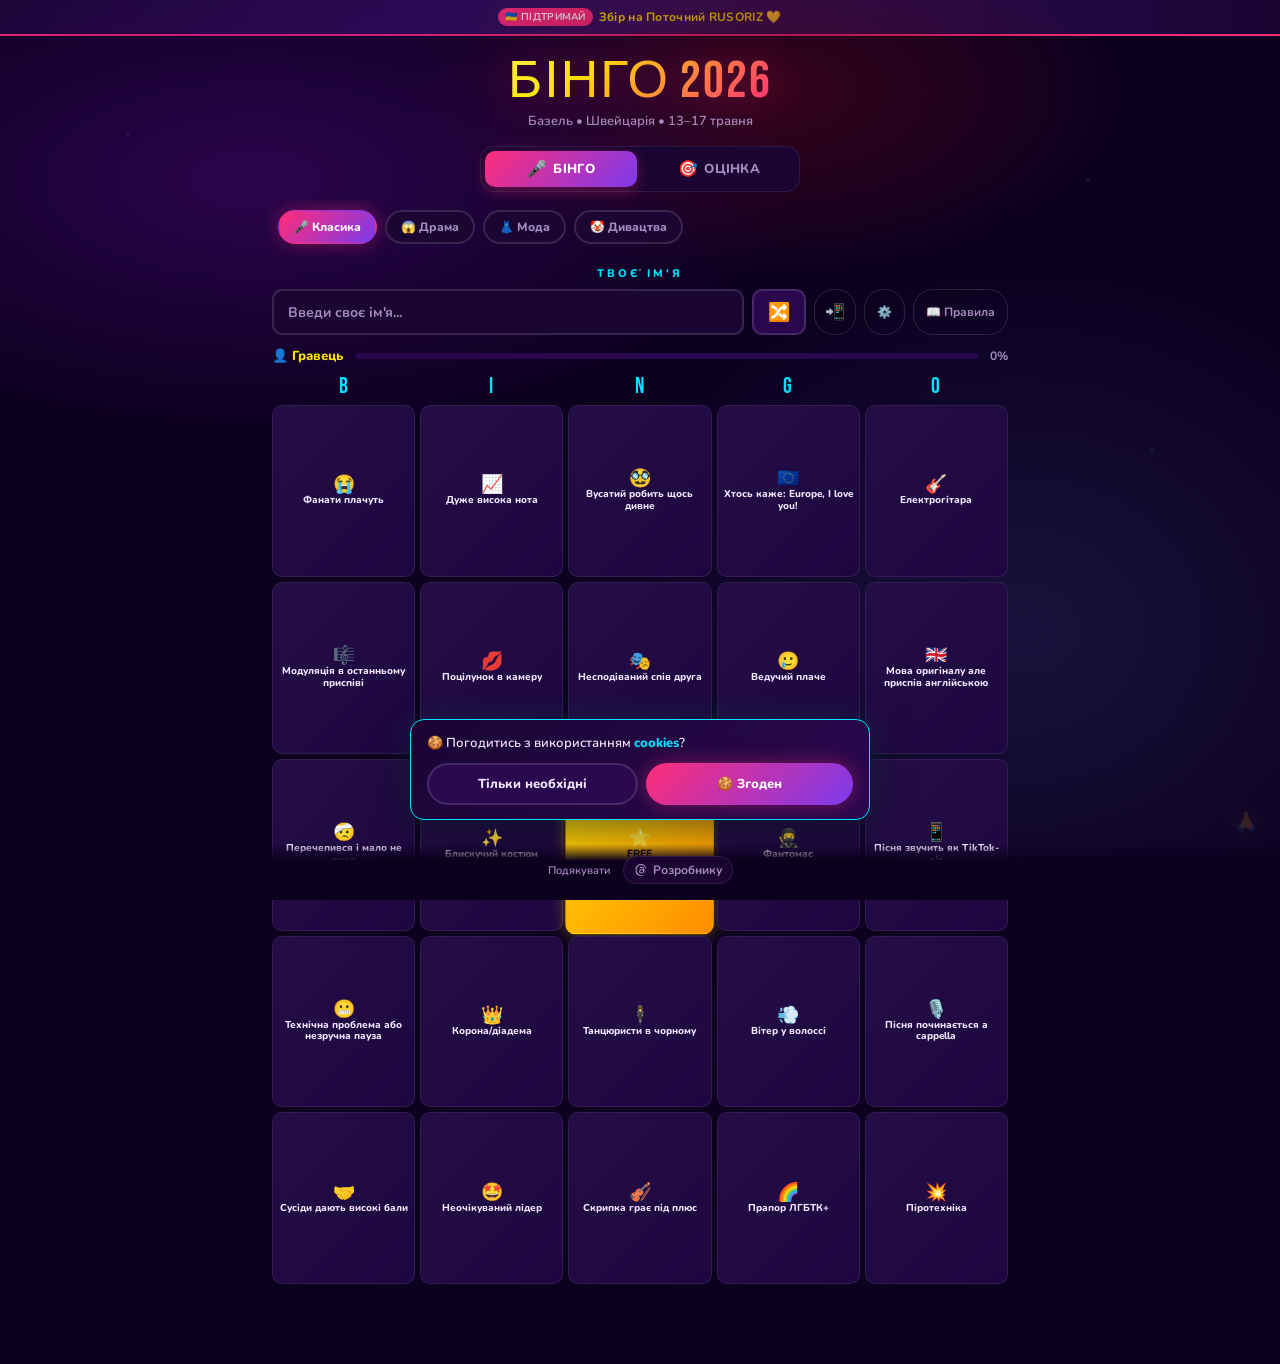
<file: index.html>
<!doctype html>
<html lang="uk">
  <head>
    <meta charset="UTF-8" />
    <meta
      name="viewport"
      content="width=device-width, initial-scale=1.0, maximum-scale=1.0"
    />
    <meta name="theme-color" content="#1a0533" />
    <meta name="apple-mobile-web-app-capable" content="yes" />
    <meta
      name="apple-mobile-web-app-status-bar-style"
      content="black-translucent"
    />
    <meta name="apple-mobile-web-app-title" content="Eurovision Bingo" />
    <meta
      name="description"
      content="Eurovision 2026 Bingo – грай під час трансляції!"
    />
    <link rel="manifest" href="manifest.json" />
    <link rel="apple-touch-icon" href="apple-touch-icon.png" />
    <link rel="icon" type="image/png" sizes="192x192" href="icon-192.png" />
    <link rel="icon" type="image/png" sizes="512x512" href="icon-512.png" />

    <!-- Google Analytics (GA4) з Consent Mode v2 -->
    <script
      async
      src="https://www.googletagmanager.com/gtag/js?id=G-YVQWF1XXP8"
    ></script>
    <script>
      window.dataLayer = window.dataLayer || [];
      function gtag() {
        dataLayer.push(arguments);
      }
      // GDPR: за замовчуванням блокуємо. Розблоковується після згоди.
      gtag("consent", "default", {
        analytics_storage: "denied",
        ad_storage: "denied",
        ad_user_data: "denied",
        ad_personalization: "denied",
      });
      gtag("js", new Date());
      gtag("config", "G-YVQWF1XXP8");
    </script>

    <title>🎤 Eurovision Bingo 2026</title>
    <link rel="preconnect" href="https://fonts.googleapis.com" />
    <link
      href="https://fonts.googleapis.com/css2?family=Bebas+Neue&family=Nunito:wght@400;600;800;900&display=swap"
      rel="stylesheet"
    />
    <link rel="stylesheet" href="styles.css" />
  </head>
  <body>
    <!-- ROTATE HINT (subtle, top-left, portrait only) -->
    <div
      class="rotate-hint"
      id="rotateHint"
      title="Поверни телефон — клітинки стануть більшими"
      onclick="dismissRotateHint()"
    >
      <span class="rotate-hint-phone">📱</span>
      <span class="rotate-hint-arrow">↻</span>
      <span class="rotate-hint-text">більше місця</span>
    </div>

    <!-- MONOBANK BANNER -->
    <div class="mono-banner">
      <a
        href="https://send.monobank.ua/jar/2JbpBYkhMv"
        target="_blank"
        rel="noopener"
      >
        <span class="mono-tag">🇺🇦 Підтримай</span>
        Збір на Поточний RUSORIZ 💛
      </a>
    </div>

    <div class="wrap">
      <!-- HEADER -->
      <div class="header">
        <div class="title">БІНГО 2026</div>
        <div class="subtitle">Базель • Швейцарія • 13–17 травня</div>
      </div>

      <!-- PAGE TABS -->
      <div class="page-tabs">
        <a href="index.html" class="page-tab active">
          <span class="page-tab-icon">🎤</span>
          <span class="page-tab-label">Бінго</span>
        </a>
        <a href="rate.html" class="page-tab">
          <span class="page-tab-icon">🎯</span>
          <span class="page-tab-label">Оцінка</span>
        </a>
      </div>

      <!-- PACK SELECTOR -->
      <div class="packs-wrap">
        <div class="packs" id="packSelector"></div>
      </div>

      <!-- Контекстна дія: з'являється тільки коли активний "🎨 Свої" -->
      <div class="custom-edit-row" id="customEditRow" hidden>
        <button class="custom-edit-btn-inline" onclick="openCustomEditor()">
          <span class="custom-edit-icon">✏️</span>
          <span class="custom-edit-text">Редагувати свої події</span>
        </button>
      </div>

      <!-- PLAYER -->
      <div class="section-label">Твоє ім'я</div>
      <div class="name-row">
        <input
          class="name-input"
          id="playerName"
          type="text"
          placeholder="Введи своє ім'я..."
          maxlength="20"
        />
        <button
          class="shuffle-btn"
          onclick="newCard()"
          title="Перемішати картку"
        >
          🔀
        </button>
        <button
          class="rules-btn install-btn"
          onclick="tryInstall()"
          title="Встановити як додаток"
        >
          📲
        </button>
        <button class="rules-btn" onclick="showSettings()" title="Налаштування">
          ⚙️
        </button>
        <button class="rules-btn" onclick="showRules()">📖 Правила</button>
      </div>

      <!-- STATS — з'являється після першої позначеної клітинки -->
      <div class="stats-row" id="statsRow" hidden>
        <div class="stat-box">
          <div class="stat-num" id="statChecked">0</div>
          <div class="stat-lbl">відмічено</div>
        </div>
        <div class="stat-box">
          <div class="stat-num" id="statLines">0</div>
          <div class="stat-lbl">лінії</div>
        </div>
        <div class="stat-box">
          <div class="stat-num" id="statLeft">24</div>
          <div class="stat-lbl">залишилось</div>
        </div>
      </div>

      <!-- BINGO CARD -->
      <div class="card-wrap">
        <div class="card-header">
          <div class="player-tag" id="playerTag">👤 Гравець</div>
          <div class="progress-bar-wrap">
            <div class="progress-bar" id="progressBar"></div>
          </div>
          <div class="progress-txt" id="progressTxt">0%</div>
        </div>
        <div class="bingo-letters">
          <div class="bingo-letter">B</div>
          <div class="bingo-letter">I</div>
          <div class="bingo-letter">N</div>
          <div class="bingo-letter">G</div>
          <div class="bingo-letter">O</div>
        </div>
        <div class="bingo-grid" id="bingoGrid"></div>
      </div>
    </div>

    <!-- EASTER EGG -->
    <div class="easter-egg" id="easterEgg" onclick="easterEggClick()" title="">
      🙏
    </div>

    <!-- EASTER EGG #2: gift (shows when wonLines >= 2) -->
    <div class="gift-egg" id="giftEgg" onclick="giftEggClick()" title="...">
      <span class="gift-egg-emoji">🎁</span>
      <span class="gift-egg-text">подарунок для тебе</span>
    </div>

    <!-- SOCIAL FOOTER -->
    <div class="social-footer">
      <span class="made-by">Подякувати</span>
      <!-- <a
        class="social-link"
        href="https://t.me/yourhandle"
        target="_blank"
        rel="noopener"
      >
        <svg viewBox="0 0 24 24">
          <path
            d="M12 0C5.373 0 0 5.373 0 12s5.373 12 12 12 12-5.373 12-12S18.627 0 12 0zm5.894 8.221l-1.97 9.28c-.145.658-.537.818-1.084.508l-3-2.21-1.447 1.394c-.16.16-.295.295-.605.295l.213-3.053 5.56-5.023c.242-.213-.054-.333-.373-.12l-6.871 4.326-2.962-.924c-.643-.204-.657-.643.136-.953l11.57-4.461c.537-.194 1.006.131.833.941z"
          />
        </svg>
        Telegram
      </a> -->
      <a
        class="social-link"
        href="https://www.threads.com/@i_kurnytskyi"
        target="_blank"
        rel="noopener"
      >
        <svg viewBox="0 0 24 24">
          <path
            d="M17.83 11.36c-.09-.04-.18-.08-.27-.12-.16-2.93-1.75-4.6-4.43-4.62h-.04c-1.6 0-2.93.68-3.75 1.93l1.47 1.01c.61-.92 1.56-1.12 2.28-1.12h.02c.9.01 1.58.27 2.02.78.32.37.54.88.65 1.52-.83-.14-1.73-.18-2.69-.13-2.71.16-4.45 1.74-4.33 3.94.06 1.12.62 2.08 1.57 2.71.81.53 1.85.79 2.93.73 1.43-.08 2.55-.62 3.34-1.62.6-.76.98-1.74 1.14-2.97.66.4 1.16.93 1.43 1.56.46 1.07.49 2.83-.95 4.26-1.26 1.26-2.78 1.8-5.07 1.82-2.54-.02-4.46-.83-5.71-2.42C5.07 16.13 4.45 14 4.43 12c.02-2 .64-4.13 1.81-5.61C7.49 4.8 9.41 3.99 11.95 3.97c2.56.02 4.51.83 5.81 2.4.64.78 1.12 1.76 1.43 2.92l1.84-.49c-.39-1.42-.99-2.65-1.84-3.68C17.55 2.92 15.13 1.94 12 1.92H12c-3.13.02-5.51 1-7.18 2.96C3.32 6.62 2.55 9.04 2.5 12v.01c.06 2.95.82 5.37 2.32 7.13C6.49 21.07 8.87 22.07 12 22.08h.01c2.78-.02 4.75-.74 6.36-2.36 2.13-2.13 2.07-4.79.92-6.51-.65-.97-1.59-1.79-2.46-1.85zm-4.7 4.78c-1.2.07-2.45-.47-2.51-1.61-.04-.85.6-1.79 2.59-1.91.23-.01.45-.02.67-.02.72 0 1.4.07 2.01.21-.23 2.84-1.55 3.26-2.76 3.33z"
          />
        </svg>
        Розробнику
      </a>
    </div>

    <!-- WIN OVERLAY -->
    <div class="win-overlay" id="winOverlay">
      <div class="win-box">
        <div class="confetti-row">🎉🏆🎤🎉</div>
        <div class="win-title">BINGO!</div>
        <div class="win-subtitle" id="winSubtitle">Ти зробив(ла) це! 🎶</div>
        <div class="win-btns">
          <button class="btn btn-primary" onclick="shareResult()">
            📤 Поділитися перемогою
          </button>
          <button class="btn btn-secondary" onclick="continueGame()">
            ▶️ Продовжити гру
          </button>
          <button class="btn btn-secondary" onclick="newCard()">
            🔀 Нова картка
          </button>
        </div>
      </div>
    </div>

    <!-- BINGO shout -->
    <div class="bingo-shout" id="bingoShout">BINGO!</div>

    <!-- SETTINGS MODAL -->
    <div
      class="rules-overlay"
      id="settingsOverlay"
      onclick="hideSettings(event)"
    >
      <div class="rules-box" onclick="event.stopPropagation()">
        <button
          class="rules-close"
          onclick="hideSettings()"
          aria-label="Закрити"
        >
          ✕
        </button>
        <div class="rules-title">⚙️ Налаштування</div>

        <div
          class="settings-card"
          onclick="toggleHardMode()"
          role="button"
          tabindex="0"
        >
          <div class="settings-icon">💀</div>
          <div class="settings-info">
            <div class="settings-title">Хард режим</div>
            <div class="settings-desc">
              Без FREE у центрі — збирай 5 у ряд по-чесному
            </div>
          </div>
          <div
            class="toggle-switch"
            id="hardToggle"
            aria-label="Хард режим"
          ></div>
        </div>

        <button class="btn btn-primary rules-ok" onclick="hideSettings()">
          Готово 👍
        </button>
      </div>
    </div>

    <!-- COOKIE CONSENT BANNER -->
    <div
      class="cookie-banner"
      id="cookieBanner"
      role="dialog"
      aria-live="polite"
    >
      <div class="cookie-text">
        🍪 Погодитись з використанням <b>cookies</b>?
      </div>
      <div class="cookie-actions">
        <button class="btn btn-secondary" onclick="rejectCookies()">
          Тільки необхідні
        </button>
        <button class="btn btn-primary" onclick="acceptCookies()">
          🍪 Згоден
        </button>
      </div>
    </div>

    <!-- CUSTOM EVENTS EDITOR -->
    <div
      class="rules-overlay"
      id="customOverlay"
      onclick="hideCustomEditor(event)"
    >
      <div class="rules-box" onclick="event.stopPropagation()">
        <button
          class="rules-close"
          onclick="hideCustomEditor()"
          aria-label="Закрити"
        >
          ✕
        </button>
        <div class="rules-title">🎨 Свої події</div>

        <p class="install-lead">
          Додай свої події для бінго. Мінімум 24, щоб можна було грати з цим
          набором.
        </p>

        <div class="custom-form">
          <input
            class="name-input custom-emoji-input"
            id="customEmojiInput"
            type="text"
            placeholder="😀"
            maxlength="4"
          />
          <input
            class="name-input"
            id="customTextInput"
            type="text"
            placeholder="Опис події (макс 40 символів)"
            maxlength="40"
            onkeydown="if (event.key === 'Enter') addCustomEvent();"
          />
          <button
            class="btn btn-primary custom-add-btn"
            onclick="addCustomEvent()"
          >
            ➕
          </button>
        </div>

        <div class="custom-counter" id="customCounter">0/24</div>

        <div class="custom-list" id="customList"></div>

        <button
          class="btn btn-secondary custom-share-btn"
          onclick="shareCustomSet()"
        >
          📤 Поділитися моїм набором
        </button>
        <button class="btn btn-primary rules-ok" onclick="hideCustomEditor()">
          Готово 👍
        </button>
      </div>
    </div>

    <!-- IMPORT DIALOG (when ?import= is in URL) -->
    <div
      class="rules-overlay"
      id="importOverlay"
      onclick="hideImportDialog(event)"
    >
      <div class="rules-box" onclick="event.stopPropagation()">
        <button
          class="rules-close"
          onclick="hideImportDialog()"
          aria-label="Закрити"
        >
          ✕
        </button>
        <div class="rules-title">📥 Імпорт набору</div>
        <p class="install-lead">
          Хтось ділиться з тобою набором подій:
          <br />
          <b id="importTitle">«—»</b>
          <span class="import-count" id="importCount">— подій</span>
        </p>
        <div class="custom-list" id="importPreview"></div>
        <div class="import-actions">
          <button class="btn btn-primary" onclick="importApply('append')">
            ➕ Додати до моїх
          </button>
          <button class="btn btn-secondary" onclick="importApply('replace')">
            ♻️ Замінити мої
          </button>
          <button class="btn btn-secondary" onclick="hideImportDialog()">
            ❌ Скасувати
          </button>
        </div>
      </div>
    </div>

    <!-- INSTALL HELP MODAL (iOS / fallback) -->
    <div
      class="rules-overlay"
      id="iosInstallOverlay"
      onclick="hideInstallHelp(event)"
    >
      <div class="rules-box" onclick="event.stopPropagation()">
        <button
          class="rules-close"
          onclick="hideInstallHelp()"
          aria-label="Закрити"
        >
          ✕
        </button>
        <div class="rules-title">📲 Встановити</div>

        <!-- iOS instructions -->
        <div class="ios-install-ios">
          <p class="install-lead">
            На iPhone/iPad браузер Safari не має кнопки автовстановлення. Зроби
            3 прості кроки:
          </p>
          <div class="install-step">
            <div class="install-step-num">1</div>
            <div class="install-step-text">
              Тицьни на іконку <b>«Поділитися»</b>
              <span class="install-step-icon">⬆️</span> внизу екрана (Safari)
              або вгорі праворуч.
            </div>
          </div>
          <div class="install-step">
            <div class="install-step-num">2</div>
            <div class="install-step-text">
              Прокрути меню вниз і вибери <b>«На домашній екран»</b>
              <span class="install-step-icon">➕</span>
            </div>
          </div>
          <div class="install-step">
            <div class="install-step-num">3</div>
            <div class="install-step-text">
              Натисни <b>«Додати»</b> у верхньому правому куті. Готово — іконка
              з'явиться на робочому столі 🎤
            </div>
          </div>
        </div>

        <!-- Android / desktop fallback -->
        <div class="ios-install-android" style="display: none">
          <p class="install-lead">
            Твій браузер не запропонував автоматичне встановлення. Спробуй
            вручну:
          </p>
          <div class="install-step">
            <div class="install-step-num">1</div>
            <div class="install-step-text">
              Відкрий <b>меню браузера</b> (три крапки ⋮ вгорі справа).
            </div>
          </div>
          <div class="install-step">
            <div class="install-step-num">2</div>
            <div class="install-step-text">
              Знайди пункт <b>«Встановити застосунок»</b>,
              <b>«Додати на головний екран»</b> або <b>«Install app»</b>.
            </div>
          </div>
          <div class="install-step">
            <div class="install-step-num">3</div>
            <div class="install-step-text">
              Підтверди — і гра буде як звичайний застосунок 🎤
            </div>
          </div>
          <p class="install-note">
            💡 Якщо нічого не знаходиться — використай Chrome або Edge, у них ця
            опція є.
          </p>
        </div>

        <button class="btn btn-primary rules-ok" onclick="hideInstallHelp()">
          Зрозуміло! 👍
        </button>
      </div>
    </div>

    <!-- RULES MODAL -->
    <div class="rules-overlay" id="rulesOverlay" onclick="hideRules(event)">
      <div class="rules-box" onclick="event.stopPropagation()">
        <button class="rules-close" onclick="hideRules()" aria-label="Закрити">
          ✕
        </button>
        <div class="rules-title">📖 Правила і поради</div>

        <div class="rules-section">
          <div class="rules-h">🎯 Мета гри</div>
          <p>
            Зібрати <b>лінію з 5 клітинок</b> — у ряд, стовпець або по
            діагоналі. Центральна клітинка ⭐ FREE завжди відмічена, тож вона
            «допомагає» хрестам через центр.
          </p>
        </div>

        <div class="rules-section">
          <div class="rules-h">✅ Як грати</div>
          <p>
            Увімкни трансляцію Євробачення і <b>тапай по клітинках</b>, коли
            бачиш описану подію. Тап ще раз — знімає відмітку, якщо помилився.
          </p>
        </div>

        <div class="rules-section">
          <div class="rules-h">📦 Набори карток</div>
          <p>
            Угорі ти можеш вибрати тематику: <b>🎤 Класика</b>, <b>😱 Драма</b>,
            <b>👗 Мода</b> або <b>🤡 Дивацтва</b>. У кожному наборі — 24 події.
            При зміні набору картка перемішується заново.
          </p>
        </div>

        <div class="rules-section">
          <div class="rules-h">🔀 Перемішати картку</div>
          <p>
            Кнопка <b>🔀</b> поряд із полем імені створює нову випадкову
            розкладку з того ж набору. Зручно, якщо хочеш зіграти ще раз або
            картка «не та».
          </p>
        </div>

        <div class="rules-section">
          <div class="rules-h">📱 Поверни телефон</div>
          <p>
            У горизонтальній орієнтації <b>клітинки стають помітно більшими</b>
            — легше тапати під час швидкого фіналу. Підказка ↻ у верхньому
            лівому куті нагадує про це.
          </p>
        </div>

        <div class="rules-section">
          <div class="rules-h">💾 Збереження</div>
          <p>
            Прогрес, ім'я та обраний набір <b>зберігаються автоматично</b> у
            браузері. Можна закрити вкладку — повернешся в ту саму гру.
          </p>
        </div>

        <div class="rules-section">
          <div class="rules-h">📤 Поділитися перемогою</div>
          <p>
            Коли зіграєш BINGO — натисни «📤 Поділитися». Згенерується
            <b>картинка твоєї картки 1080×1080</b> з усіма відмітками + текст
            для соцмереж.
          </p>
        </div>

        <div class="rules-section">
          <div class="rules-h">📲 Встановити як додаток</div>
          <p>
            На iPhone: <b>Safari → «Поділитися» → «На домашній екран»</b>. На
            Android: <b>меню браузера → «Встановити»</b>. Гра буде як звичайний
            застосунок.
          </p>
        </div>

        <div class="rules-section">
          <div class="rules-h">💛 Підтримка ЗСУ</div>
          <p>
            Жовтий банер угорі — посилання на збір. Тицяй, якщо маєш змогу
            долучитися.
          </p>
        </div>

        <button class="btn btn-primary rules-ok" onclick="hideRules()">
          Грати! 🎤
        </button>
      </div>
    </div>

    <script src="app.js"></script>
  </body>
</html>
</file>
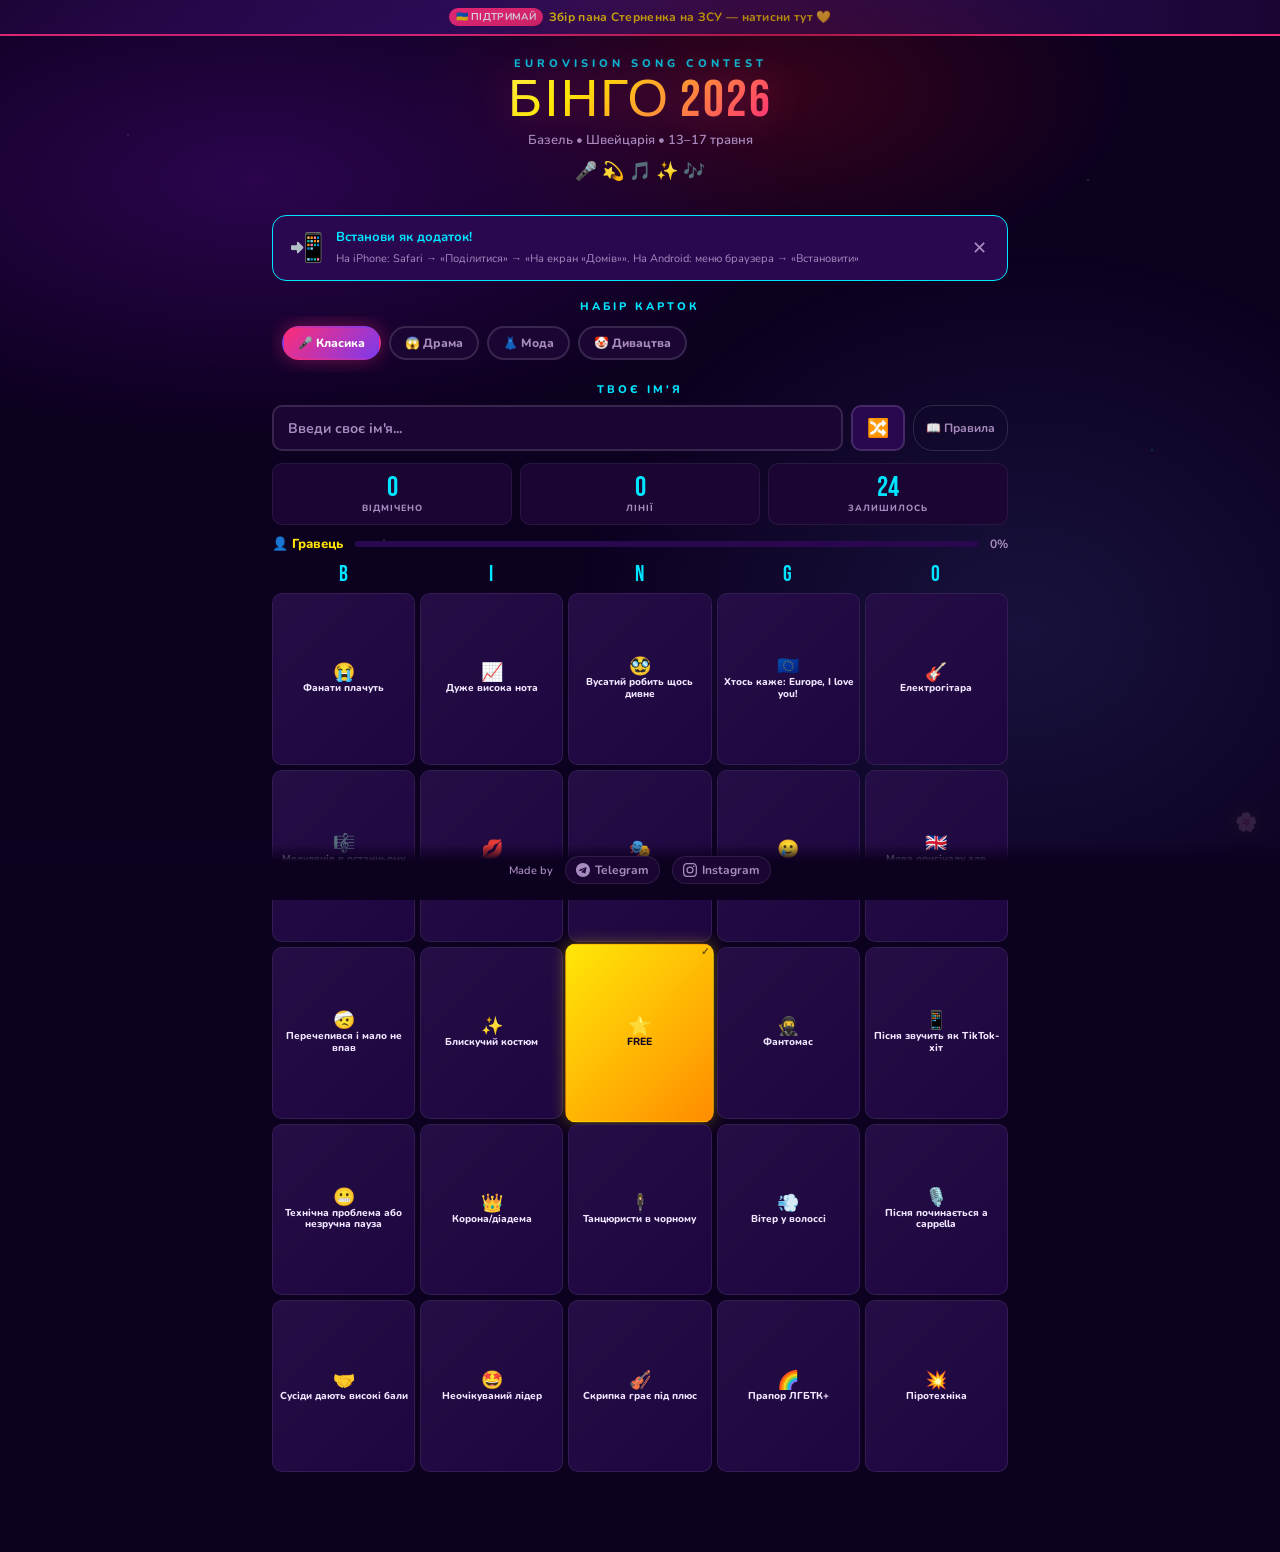
<file: index_2.html>
<!doctype html>
<html lang="uk">
  <head>
    <meta charset="UTF-8" />
    <meta
      name="viewport"
      content="width=device-width, initial-scale=1.0, maximum-scale=1.0"
    />
    <meta name="theme-color" content="#1a0533" />
    <meta name="apple-mobile-web-app-capable" content="yes" />
    <meta
      name="apple-mobile-web-app-status-bar-style"
      content="black-translucent"
    />
    <meta name="apple-mobile-web-app-title" content="Eurovision Bingo" />
    <meta
      name="description"
      content="Eurovision 2026 Bingo – грай під час трансляції!"
    />
    <link rel="manifest" href="manifest.json" />
    <link rel="apple-touch-icon" href="icon-192.png" />
    <title>🎤 Eurovision Bingo 2026</title>
    <link rel="preconnect" href="https://fonts.googleapis.com" />
    <link
      href="https://fonts.googleapis.com/css2?family=Bebas+Neue&family=Nunito:wght@400;600;800;900&display=swap"
      rel="stylesheet"
    />
    <link rel="stylesheet" href="styles.css" />
  </head>
  <body>
    <!-- MONOBANK BANNER -->
    <div class="mono-banner">
      <a
        href="https://send.monobank.ua/jar/stetsenko"
        target="_blank"
        rel="noopener"
      >
        <span class="mono-tag">🇺🇦 Підтримай</span>
        Збір пана Стерненка на ЗСУ — натисни тут 💛
      </a>
    </div>

    <div class="wrap">
      <!-- HEADER -->
      <div class="header">
        <div class="esc-logo">Eurovision Song Contest</div>
        <div class="title">БІНГО 2026</div>
        <div class="subtitle">Базель • Швейцарія • 13–17 травня</div>
        <div class="heart-row">🎤 💫 🎵 ✨ 🎶</div>
      </div>

      <!-- INSTALL BANNER -->
      <div class="install-banner" id="installBanner">
        <div class="install-icon">📲</div>
        <div class="install-text">
          <strong>Встанови як додаток!</strong>
          <span
            >На iPhone: Safari → «Поділитися» → «На екран «Домів»». На Android:
            меню браузера → «Встановити»</span
          >
        </div>
        <div class="install-close" onclick="closeInstall()">✕</div>
      </div>

      <!-- PACK SELECTOR -->
      <div class="section-label">Набір карток</div>
      <div class="packs" id="packSelector"></div>

      <!-- PLAYER -->
      <div class="section-label">Твоє ім'я</div>
      <div class="name-row">
        <input
          class="name-input"
          id="playerName"
          type="text"
          placeholder="Введи своє ім'я..."
          maxlength="20"
        />
        <button
          class="shuffle-btn"
          onclick="newCard()"
          title="Перемішати картку"
        >
          🔀
        </button>
        <button class="rules-btn" onclick="showRules()">📖 Правила</button>
      </div>

      <!-- STATS -->
      <div class="stats-row">
        <div class="stat-box">
          <div class="stat-num" id="statChecked">0</div>
          <div class="stat-lbl">відмічено</div>
        </div>
        <div class="stat-box">
          <div class="stat-num" id="statLines">0</div>
          <div class="stat-lbl">лінії</div>
        </div>
        <div class="stat-box">
          <div class="stat-num" id="statLeft">25</div>
          <div class="stat-lbl">залишилось</div>
        </div>
      </div>

      <!-- BINGO CARD -->
      <div class="card-wrap">
        <div class="card-header">
          <div class="player-tag" id="playerTag">👤 Гравець</div>
          <div class="progress-bar-wrap">
            <div class="progress-bar" id="progressBar"></div>
          </div>
          <div class="progress-txt" id="progressTxt">0%</div>
        </div>
        <div class="bingo-letters">
          <div class="bingo-letter">B</div>
          <div class="bingo-letter">I</div>
          <div class="bingo-letter">N</div>
          <div class="bingo-letter">G</div>
          <div class="bingo-letter">O</div>
        </div>
        <div class="bingo-grid" id="bingoGrid"></div>
      </div>
    </div>

    <!-- EASTER EGG -->
    <div class="easter-egg" id="easterEgg" onclick="easterEggClick()" title="">
      🌸
    </div>

    <!-- SOCIAL FOOTER -->
    <div class="social-footer">
      <span class="made-by">Made by</span>
      <a
        class="social-link"
        href="https://t.me/yourhandle"
        target="_blank"
        rel="noopener"
      >
        <svg viewBox="0 0 24 24">
          <path
            d="M12 0C5.373 0 0 5.373 0 12s5.373 12 12 12 12-5.373 12-12S18.627 0 12 0zm5.894 8.221l-1.97 9.28c-.145.658-.537.818-1.084.508l-3-2.21-1.447 1.394c-.16.16-.295.295-.605.295l.213-3.053 5.56-5.023c.242-.213-.054-.333-.373-.12l-6.871 4.326-2.962-.924c-.643-.204-.657-.643.136-.953l11.57-4.461c.537-.194 1.006.131.833.941z"
          />
        </svg>
        Telegram
      </a>
      <a
        class="social-link"
        href="https://instagram.com/yourhandle"
        target="_blank"
        rel="noopener"
      >
        <svg viewBox="0 0 24 24">
          <path
            d="M12 2.163c3.204 0 3.584.012 4.85.07 3.252.148 4.771 1.691 4.919 4.919.058 1.265.069 1.645.069 4.849 0 3.205-.012 3.584-.069 4.849-.149 3.225-1.664 4.771-4.919 4.919-1.266.058-1.644.07-4.85.07-3.204 0-3.584-.012-4.849-.07-3.26-.149-4.771-1.699-4.919-4.92-.058-1.265-.07-1.644-.07-4.849 0-3.204.013-3.583.07-4.849.149-3.227 1.664-4.771 4.919-4.919 1.266-.057 1.645-.069 4.849-.069zM12 0C8.741 0 8.333.014 7.053.072 2.695.272.273 2.69.073 7.052.014 8.333 0 8.741 0 12c0 3.259.014 3.668.072 4.948.2 4.358 2.618 6.78 6.98 6.98C8.333 23.986 8.741 24 12 24c3.259 0 3.668-.014 4.948-.072 4.354-.2 6.782-2.618 6.979-6.98.059-1.28.073-1.689.073-4.948 0-3.259-.014-3.667-.072-4.947-.196-4.354-2.617-6.78-6.979-6.98C15.668.014 15.259 0 12 0zm0 5.838a6.162 6.162 0 100 12.324 6.162 6.162 0 000-12.324zM12 16a4 4 0 110-8 4 4 0 010 8zm6.406-11.845a1.44 1.44 0 100 2.881 1.44 1.44 0 000-2.881z"
          />
        </svg>
        Instagram
      </a>
    </div>

    <!-- WIN OVERLAY -->
    <div class="win-overlay" id="winOverlay">
      <div class="win-box">
        <div class="confetti-row">🎉🏆🎤🎉</div>
        <div class="win-title">BINGO!</div>
        <div class="win-subtitle" id="winSubtitle">Ти зробив(ла) це! 🎶</div>
        <div class="win-btns">
          <button class="btn btn-primary" onclick="shareResult()">
            📤 Поділитися перемогою
          </button>
          <button class="btn btn-secondary" onclick="continueGame()">
            ▶️ Продовжити гру
          </button>
          <button class="btn btn-secondary" onclick="newCard()">
            🔀 Нова картка
          </button>
        </div>
      </div>
    </div>

    <!-- BINGO shout -->
    <div class="bingo-shout" id="bingoShout">BINGO!</div>

    <script src="app.js"></script>
  </body>
</html>
</file>
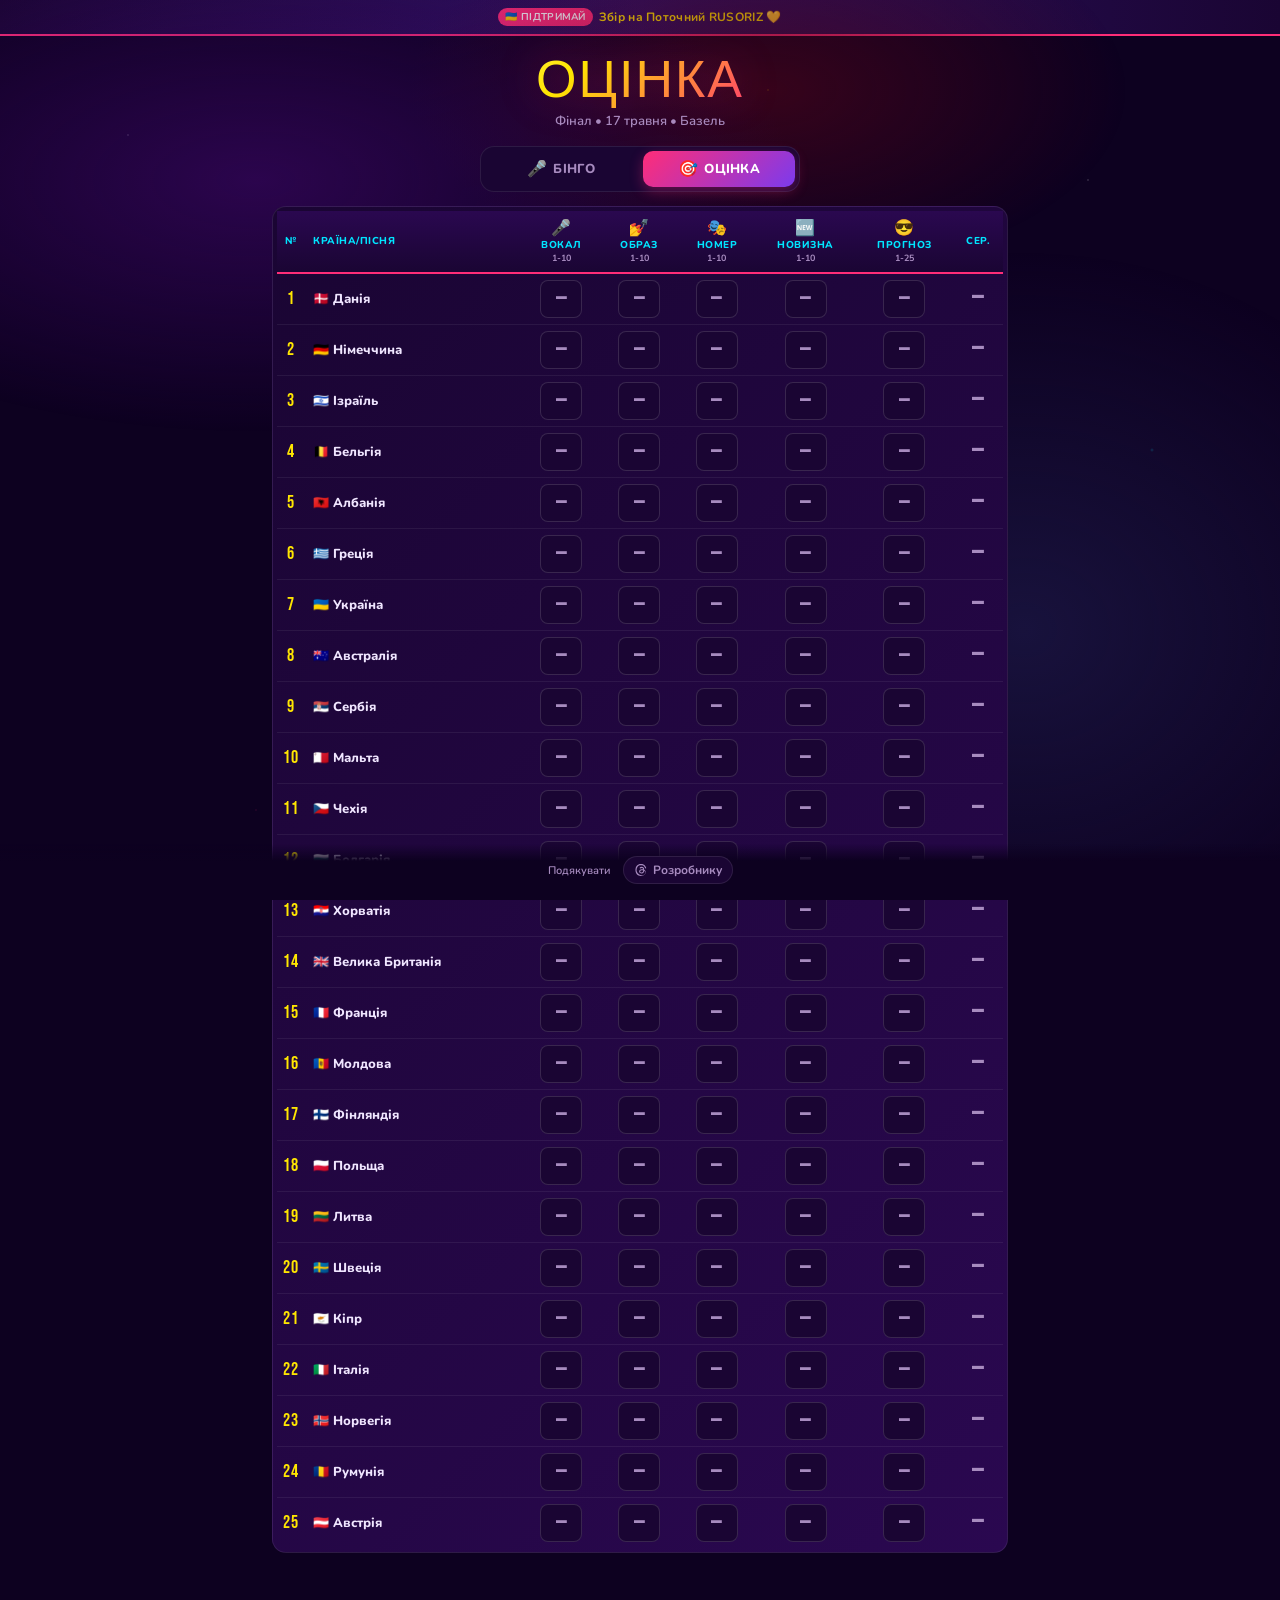
<file: rate.html>
<!doctype html>
<html lang="uk">
  <head>
    <meta charset="UTF-8" />
    <meta
      name="viewport"
      content="width=device-width, initial-scale=1.0, maximum-scale=1.0"
    />
    <meta name="theme-color" content="#1a0533" />
    <meta name="apple-mobile-web-app-capable" content="yes" />
    <meta
      name="apple-mobile-web-app-status-bar-style"
      content="black-translucent"
    />
    <meta name="apple-mobile-web-app-title" content="Eurovision Bingo" />
    <meta
      name="description"
      content="Оцінюй виступи на фіналі Євробачення 2026"
    />
    <link rel="manifest" href="manifest.json" />
    <link rel="apple-touch-icon" href="apple-touch-icon.png" />
    <link rel="icon" type="image/png" sizes="192x192" href="icon-192.png" />
    <link rel="icon" type="image/png" sizes="512x512" href="icon-512.png" />

    <!-- Google Analytics (GA4) з Consent Mode v2 -->
    <script
      async
      src="https://www.googletagmanager.com/gtag/js?id=G-YVQWF1XXP8"
    ></script>
    <script>
      window.dataLayer = window.dataLayer || [];
      function gtag() {
        dataLayer.push(arguments);
      }
      gtag("consent", "default", {
        analytics_storage: "denied",
        ad_storage: "denied",
        ad_user_data: "denied",
        ad_personalization: "denied",
      });
      gtag("js", new Date());
      gtag("config", "G-YVQWF1XXP8");
    </script>

    <title>🎤 Оцінювання — Eurovision Bingo 2026</title>
    <link rel="preconnect" href="https://fonts.googleapis.com" />
    <link
      href="https://fonts.googleapis.com/css2?family=Bebas+Neue&family=Nunito:wght@400;600;800;900&display=swap"
      rel="stylesheet"
    />
    <link rel="stylesheet" href="styles.css" />
  </head>
  <body>
    <!-- MONOBANK BANNER -->
    <div class="mono-banner">
      <a
        href="https://send.monobank.ua/jar/2JbpBYkhMv"
        target="_blank"
        rel="noopener"
      >
        <span class="mono-tag">🇺🇦 Підтримай</span>
        Збір на Поточний RUSORIZ 💛
      </a>
    </div>

    <div class="wrap rate-wrap">
      <!-- HEADER -->
      <div class="header">
        <div class="title">ОЦІНКА</div>
        <div class="subtitle">Фінал • 17 травня • Базель</div>
      </div>

      <!-- PAGE TABS -->
      <div class="page-tabs">
        <a href="index.html" class="page-tab">
          <span class="page-tab-icon">🎤</span>
          <span class="page-tab-label">Бінго</span>
        </a>
        <a href="rate.html" class="page-tab active">
          <span class="page-tab-icon">🎯</span>
          <span class="page-tab-label">Оцінка</span>
        </a>
      </div>

      <!-- ACTIONS — з'являється коли є оцінки -->
      <div class="nav-row" id="rateActions" hidden>
        <button class="rules-btn" onclick="exportRatings()">📤 Експорт</button>
        <button class="rules-btn" onclick="resetAllRatings()">
          🗑 Скинути всі
        </button>
      </div>

      <!-- TABLE -->
      <div class="rate-table-outer" id="rateTableOuter">
        <div class="rate-table-wrap" id="rateTableWrap">
          <table class="rate-table" id="rateTable">
          <thead>
            <tr>
              <th class="col-num">№</th>
              <th class="col-country">Країна/Пісня</th>
              <th class="col-score">
                <span class="th-emoji">🎤</span>
                <span class="th-label">Вокал</span>
                <span class="th-range">1-10</span>
              </th>
              <th class="col-score">
                <span class="th-emoji">💅</span>
                <span class="th-label">Образ</span>
                <span class="th-range">1-10</span>
              </th>
              <th class="col-score">
                <span class="th-emoji">🎭</span>
                <span class="th-label">Номер</span>
                <span class="th-range">1-10</span>
              </th>
              <th class="col-score">
                <span class="th-emoji">🆕</span>
                <span class="th-label">Новизна</span>
                <span class="th-range">1-10</span>
              </th>
              <th class="col-score">
                <span class="th-emoji">😎</span>
                <span class="th-label">Прогноз</span>
                <span class="th-range">1-25</span>
              </th>
              <th class="col-avg">Сер.</th>
            </tr>
          </thead>
          <tbody id="rateBody"></tbody>
          </table>
        </div>
      </div>

      <!-- LEADERBOARD — з'являється коли є оцінки -->
      <div class="leaderboard-wrap" id="leaderboardWrap" hidden>
        <div class="section-label">🏆 Твій рейтинг</div>
        <div class="leaderboard" id="leaderboard"></div>
      </div>
    </div>

    <!-- SOCIAL FOOTER -->
    <div class="social-footer">
      <span class="made-by">Подякувати</span>
      <a
        class="social-link"
        href="https://www.threads.com/@i_kurnytskyi"
        target="_blank"
        rel="noopener"
      >
        <svg viewBox="0 0 24 24">
          <path
            d="M17.83 11.36c-.09-.04-.18-.08-.27-.12-.16-2.93-1.75-4.6-4.43-4.62h-.04c-1.6 0-2.93.68-3.75 1.93l1.47 1.01c.61-.92 1.56-1.12 2.28-1.12h.02c.9.01 1.58.27 2.02.78.32.37.54.88.65 1.52-.83-.14-1.73-.18-2.69-.13-2.71.16-4.45 1.74-4.33 3.94.06 1.12.62 2.08 1.57 2.71.81.53 1.85.79 2.93.73 1.43-.08 2.55-.62 3.34-1.62.6-.76.98-1.74 1.14-2.97.66.4 1.16.93 1.43 1.56.46 1.07.49 2.83-.95 4.26-1.26 1.26-2.78 1.8-5.07 1.82-2.54-.02-4.46-.83-5.71-2.42C5.07 16.13 4.45 14 4.43 12c.02-2 .64-4.13 1.81-5.61C7.49 4.8 9.41 3.99 11.95 3.97c2.56.02 4.51.83 5.81 2.4.64.78 1.12 1.76 1.43 2.92l1.84-.49c-.39-1.42-.99-2.65-1.84-3.68C17.55 2.92 15.13 1.94 12 1.92H12c-3.13.02-5.51 1-7.18 2.96C3.32 6.62 2.55 9.04 2.5 12v.01c.06 2.95.82 5.37 2.32 7.13C6.49 21.07 8.87 22.07 12 22.08h.01c2.78-.02 4.75-.74 6.36-2.36 2.13-2.13 2.07-4.79.92-6.51-.65-.97-1.59-1.79-2.46-1.85zm-4.7 4.78c-1.2.07-2.45-.47-2.51-1.61-.04-.85.6-1.79 2.59-1.91.23-.01.45-.02.67-.02.72 0 1.4.07 2.01.21-.23 2.84-1.55 3.26-2.76 3.33z"
          />
        </svg>
        Розробнику
      </a>
    </div>

    <!-- WHEEL PICKER -->
    <div
      class="picker-overlay"
      id="pickerOverlay"
      onclick="onPickerBackdrop(event)"
    >
      <div class="picker-sheet" onclick="event.stopPropagation()">
        <div class="picker-handle"></div>
        <div class="picker-title" id="pickerTitle">—</div>
        <div class="picker-subtitle" id="pickerSubtitle">—</div>
        <div class="picker-wheel-wrap">
          <div class="picker-wheel" id="pickerWheel"></div>
          <div class="picker-selection-indicator"></div>
        </div>
        <div class="picker-actions">
          <button class="btn btn-secondary" onclick="clearPicker()">
            Скинути
          </button>
          <button class="btn btn-primary" onclick="commitPicker()">
            Готово ✓
          </button>
        </div>
      </div>
    </div>

    <script src="rate.js"></script>
  </body>
</html>
</file>
<file: styles.css>
:root {
  --bg: #0d0120;
  --surface: #1a0533;
  --surface2: #2a0850;
  --accent1: #ff2d78;
  --accent2: #00e5ff;
  --accent3: #ffe600;
  --gold: #ffd700;
  --text: #f0e6ff;
  --text-dim: #a78bbf;
  --cell-bg: #1e0640;
  --cell-checked: #ff2d78;
  --cell-checked2: #7c3aed;
  --radius: 14px;
  --glow1: 0 0 20px #ff2d7866;
  --glow2: 0 0 20px #00e5ff44;
}

* { box-sizing: border-box; margin: 0; padding: 0; -webkit-tap-highlight-color: transparent; }

/* HTML5 hidden-атрибут має перемагати над .class { display: flex/grid/... } */
[hidden] { display: none !important; }

/* Гарантуємо що сторінка ніколи не отримає горизонтальний скрол */
html { overflow-x: hidden; }

body {
  font-family: 'Nunito', sans-serif;
  background: var(--bg);
  color: var(--text);
  min-height: 100vh;
  overflow-x: hidden;
  position: relative;
}

/* Stars background */
body::before {
  content: '';
  position: fixed;
  inset: 0;
  background-image:
    radial-gradient(1px 1px at 10% 15%, #fff8 0%, transparent 100%),
    radial-gradient(1px 1px at 30% 60%, #fff6 0%, transparent 100%),
    radial-gradient(1.5px 1.5px at 50% 30%, #fffc 0%, transparent 100%),
    radial-gradient(1px 1px at 70% 80%, #fff8 0%, transparent 100%),
    radial-gradient(1px 1px at 85% 20%, #fff6 0%, transparent 100%),
    radial-gradient(2px 2px at 90% 50%, #00e5ff44 0%, transparent 100%),
    radial-gradient(1px 1px at 20% 90%, #ff2d7844 0%, transparent 100%),
    radial-gradient(1.5px 1.5px at 60% 10%, #ffe60066 0%, transparent 100%);
  pointer-events: none;
  z-index: 0;
}

/* Gradient mesh bg */
body::after {
  content: '';
  position: fixed;
  inset: 0;
  background:
    radial-gradient(ellipse 60% 40% at 20% 20%, #3b0764aa 0%, transparent 70%),
    radial-gradient(ellipse 50% 60% at 80% 70%, #1e1b4baa 0%, transparent 70%),
    radial-gradient(ellipse 40% 30% at 60% 10%, #4c0519aa 0%, transparent 70%);
  pointer-events: none;
  z-index: 0;
}

.wrap { position: relative; z-index: 1; max-width: 480px; margin: 0 auto; padding: 0 12px 100px; overflow-x: hidden; }

/* MONOBANK BANNER */
.mono-banner {
  background: linear-gradient(90deg, #1a0533, #2d1060, #1a0533);
  border-bottom: 2px solid var(--accent1);
  padding: 8px 16px;
  text-align: center;
  font-size: 12px;
  font-weight: 700;
  letter-spacing: 0.3px;
}
.mono-banner a {
  color: var(--accent3);
  text-decoration: none;
  display: flex;
  align-items: center;
  justify-content: center;
  gap: 6px;
}
.mono-banner a:hover { color: #fff; }
.mono-tag { background: var(--accent1); color: #fff; padding: 2px 7px; border-radius: 20px; font-size: 10px; text-transform: uppercase; }

/* HEADER */
.header {
  padding: 20px 0 8px;
  text-align: center;
  position: relative;
}
.esc-logo {
  font-size: 11px;
  font-weight: 800;
  letter-spacing: 4px;
  text-transform: uppercase;
  color: var(--accent2);
  opacity: 0.8;
  margin-bottom: 4px;
}
.title {
  font-family: 'Bebas Neue', sans-serif;
  font-size: 52px;
  line-height: 1;
  background: linear-gradient(135deg, #fff 0%, var(--accent3) 40%, var(--accent1) 70%, var(--accent2) 100%);
  -webkit-background-clip: text;
  -webkit-text-fill-color: transparent;
  background-clip: text;
  letter-spacing: 2px;
  filter: drop-shadow(0 0 20px #ff2d7855);
}
.subtitle {
  font-size: 13px;
  color: var(--text-dim);
  margin-top: 4px;
  font-weight: 600;
}

/* HEART DECO */
.heart-row {
  display: flex;
  justify-content: center;
  gap: 6px;
  margin: 10px 0;
  font-size: 18px;
  animation: pulse 2s ease-in-out infinite;
}
@keyframes pulse {
  0%,100% { transform: scale(1); }
  50% { transform: scale(1.1); }
}

/* PACK SELECTOR */
.section-label {
  font-size: 11px;
  font-weight: 800;
  letter-spacing: 3px;
  text-transform: uppercase;
  color: var(--accent2);
  margin: 18px 0 8px;
  text-align: center;
}
.packs-wrap {
  position: relative;
  margin: 0 -4px;
}
.packs-wrap::after {
  content: '';
  position: absolute;
  top: 0; right: 0; bottom: 6px;
  width: 28px;
  background: linear-gradient(90deg, transparent, var(--bg) 85%);
  pointer-events: none;
  border-radius: 0 30px 30px 0;
}
.packs {
  display: flex;
  gap: 8px;
  overflow-x: auto;
  /* top/bottom/left padding потрібен щоб glow активної кнопки не обрізався scroll-контейнером */
  padding: 10px 18px 12px 10px;
  margin: -6px 0 -8px; /* компенсуємо приріст висоти */
  scrollbar-width: none;
  -webkit-overflow-scrolling: touch;
  scroll-snap-type: x proximity;
}
.packs::-webkit-scrollbar { display: none; }
.pack-btn {
  flex: 0 0 auto;
  background: var(--surface);
  border: 2px solid #ffffff22;
  border-radius: 30px;
  padding: 7px 14px;
  font-family: 'Nunito', sans-serif;
  font-size: 12px;
  font-weight: 800;
  color: var(--text-dim);
  cursor: pointer;
  transition: all 0.2s;
  white-space: nowrap;
  scroll-snap-align: start;
}
.pack-btn:hover { border-color: var(--accent1); color: var(--text); }
.pack-btn.active {
  background: linear-gradient(135deg, var(--accent1), var(--cell-checked2));
  border-color: transparent;
  color: #fff;
  box-shadow: var(--glow1);
}

/* PLAYER NAME */
.name-row {
  display: flex;
  gap: 8px;
  margin: 4px 0 12px;
}
.name-input {
  flex: 1;
  min-width: 0; /* критично! без цього flex-input не стискається менше за placeholder і виштовхує кнопки за межі екрану */
  background: var(--surface);
  border: 2px solid #ffffff22;
  border-radius: 10px;
  padding: 10px 14px;
  font-family: 'Nunito', sans-serif;
  font-size: 14px;
  font-weight: 700;
  color: var(--text);
  outline: none;
  transition: border-color 0.2s;
}
.name-input:focus { border-color: var(--accent2); }
.name-input::placeholder { color: var(--text-dim); }
.shuffle-btn {
  background: var(--surface2);
  border: 2px solid #ffffff22;
  border-radius: 10px;
  padding: 10px 14px;
  font-size: 18px;
  cursor: pointer;
  transition: all 0.2s;
  color: var(--text);
}
.shuffle-btn:hover { border-color: var(--accent3); transform: rotate(180deg); }

/* BINGO CARD */
.card-wrap {
  position: relative;
}
.card-header {
  display: flex;
  justify-content: space-between;
  align-items: center;
  margin-bottom: 8px;
}
.player-tag {
  font-size: 13px;
  font-weight: 800;
  color: var(--accent3);
}
.progress-bar-wrap {
  flex: 1;
  margin: 0 12px;
  height: 6px;
  background: var(--surface2);
  border-radius: 10px;
  overflow: hidden;
}
.progress-bar {
  height: 100%;
  background: linear-gradient(90deg, var(--accent1), var(--accent2));
  border-radius: 10px;
  transition: width 0.4s cubic-bezier(.34,1.56,.64,1);
  width: 0%;
}
.progress-txt { font-size: 12px; color: var(--text-dim); font-weight: 700; }

.bingo-grid {
  display: grid;
  grid-template-columns: repeat(5, 1fr);
  gap: 5px;
}

.bingo-cell {
  aspect-ratio: 5 / 6;
  background: var(--cell-bg);
  border: 1.5px solid #ffffff18;
  border-radius: 10px;
  display: flex;
  flex-direction: column;
  align-items: center;
  justify-content: center;
  text-align: center;
  font-weight: 800;
  line-height: 1.15;
  padding: 5px 4px;
  cursor: pointer;
  transition: all 0.2s cubic-bezier(.34,1.56,.64,1);
  user-select: none;
  position: relative;
  overflow: hidden;
  color: var(--text);
  gap: 2px;
}
.bingo-cell::before {
  content: '';
  position: absolute;
  inset: 0;
  background: linear-gradient(135deg, #ffffff08, transparent);
  border-radius: inherit;
}
.bingo-cell:hover { transform: scale(1.05); border-color: var(--accent1); }
.bingo-cell.checked {
  background: linear-gradient(135deg, var(--accent1) 0%, var(--cell-checked2) 100%);
  border-color: transparent;
  box-shadow: var(--glow1);
  color: #fff;
  transform: scale(1.04);
}
.bingo-cell.checked::after {
  content: '✓';
  position: absolute;
  top: 2px; right: 4px;
  font-size: 10px;
  opacity: 0.6;
}
.bingo-cell.free {
  background: linear-gradient(135deg, var(--accent3), #ff8c00);
  border-color: transparent;
  color: var(--bg);
  font-size: 13px;
  box-shadow: 0 0 15px #ffe60055;
}
.bingo-cell.free .cell-emoji { font-size: 18px; }
.bingo-cell.line-win {
  animation: lineWin 0.5s ease forwards;
}
@keyframes lineWin {
  0% { transform: scale(1); }
  50% { transform: scale(1.15); box-shadow: 0 0 30px var(--accent3); }
  100% { transform: scale(1.06); }
}
.cell-emoji {
  font-size: 18px;
  line-height: 1;
  flex: 0 0 auto;
}
.cell-text {
  display: block;
  width: 100%;
  font-size: 10px;
  word-break: break-word;
  overflow-wrap: anywhere;
  hyphens: auto;
}

/* BINGO LETTERS */
.bingo-letters {
  display: grid;
  grid-template-columns: repeat(5, 1fr);
  gap: 5px;
  margin-bottom: 5px;
}
.bingo-letter {
  text-align: center;
  font-family: 'Bebas Neue', sans-serif;
  font-size: 22px;
  color: var(--accent2);
  letter-spacing: 1px;
}

/* WIN OVERLAY */
.win-overlay {
  display: none;
  position: fixed;
  inset: 0;
  background: #0d012099;
  backdrop-filter: blur(10px);
  z-index: 100;
  align-items: center;
  justify-content: center;
  flex-direction: column;
  text-align: center;
  padding: 24px;
}
.win-overlay.show { display: flex; animation: fadeIn 0.4s ease; }
@keyframes fadeIn { from { opacity: 0; transform: scale(0.9); } to { opacity: 1; transform: scale(1); } }

.win-box {
  background: linear-gradient(135deg, var(--surface) 0%, var(--surface2) 100%);
  border: 2px solid var(--accent3);
  border-radius: 24px;
  padding: 32px 28px;
  max-width: 340px;
  width: 100%;
  box-shadow: 0 0 60px #ffe60044, 0 0 120px #ff2d7822;
}
.win-title {
  font-family: 'Bebas Neue', sans-serif;
  font-size: 64px;
  line-height: 1;
  background: linear-gradient(135deg, var(--accent3), var(--accent1));
  -webkit-background-clip: text;
  -webkit-text-fill-color: transparent;
  background-clip: text;
  animation: shimmer 1.5s linear infinite;
}
@keyframes shimmer {
  0% { filter: hue-rotate(0deg) drop-shadow(0 0 10px #ffe60099); }
  100% { filter: hue-rotate(30deg) drop-shadow(0 0 20px #ff2d7899); }
}
.win-subtitle { font-size: 16px; color: var(--text-dim); margin: 8px 0 20px; font-weight: 600; }
.confetti-row { font-size: 32px; margin-bottom: 12px; }
.btn {
  display: inline-flex;
  align-items: center;
  gap: 8px;
  padding: 12px 24px;
  border-radius: 30px;
  font-family: 'Nunito', sans-serif;
  font-size: 15px;
  font-weight: 800;
  cursor: pointer;
  border: none;
  transition: all 0.2s;
  text-decoration: none;
}
.btn-primary {
  background: linear-gradient(135deg, var(--accent1), var(--cell-checked2));
  color: #fff;
  box-shadow: var(--glow1);
}
.btn-primary:hover { transform: scale(1.05); }
.btn-secondary {
  background: var(--surface2);
  color: var(--text);
  border: 2px solid #ffffff22;
  margin-top: 10px;
}
.btn-secondary:hover { border-color: var(--accent2); }
.win-btns { display: flex; flex-direction: column; gap: 8px; }

/* INSTALL BANNER */
.install-banner {
  background: var(--surface2);
  border: 1.5px solid var(--accent2);
  border-radius: var(--radius);
  padding: 12px 16px;
  margin: 14px 0;
  display: flex;
  align-items: center;
  gap: 12px;
  cursor: pointer;
}
.install-banner.hidden { display: none; }
.install-icon { font-size: 28px; }
.install-text { flex: 1; }
.install-text strong { display: block; font-size: 13px; color: var(--accent2); }
.install-text span { font-size: 11px; color: var(--text-dim); line-height: 1.4; }
.install-close { font-size: 18px; color: var(--text-dim); padding: 4px; cursor: pointer; }

/* SOCIAL FOOTER */
.social-footer {
  position: fixed;
  bottom: 0; left: 0; right: 0;
  background: linear-gradient(0deg, var(--bg) 70%, transparent);
  padding: 12px 16px 16px;
  display: flex;
  align-items: center;
  justify-content: center;
  gap: 12px;
  z-index: 10;
}
.made-by { font-size: 11px; color: var(--text-dim); font-weight: 600; }
.social-link {
  display: flex;
  align-items: center;
  gap: 5px;
  color: var(--text-dim);
  text-decoration: none;
  font-size: 12px;
  font-weight: 700;
  padding: 5px 10px;
  border-radius: 20px;
  background: var(--surface);
  border: 1.5px solid #ffffff18;
  transition: all 0.2s;
}
.social-link:hover { color: var(--text); border-color: var(--accent1); }
.social-link svg { width: 14px; height: 14px; fill: currentColor; }

/* EASTER EGG */
.easter-egg {
  position: fixed;
  bottom: 60px;
  right: 16px;
  width: 36px;
  height: 36px;
  background: radial-gradient(circle, #ffe60033, transparent);
  border-radius: 50%;
  cursor: pointer;
  opacity: 0.15;
  transition: opacity 0.3s;
  display: flex;
  align-items: center;
  justify-content: center;
  font-size: 18px;
  z-index: 5;
}
.easter-egg:hover { opacity: 1; }

/* ANIMATIONS */
@keyframes cellPop {
  0% { transform: scale(1); }
  40% { transform: scale(1.25) rotate(-3deg); }
  100% { transform: scale(1.04); }
}
.cell-pop { animation: cellPop 0.3s cubic-bezier(.34,1.56,.64,1) forwards; }

/* BINGO shout */
.bingo-shout {
  position: fixed;
  top: 50%;
  left: 50%;
  transform: translate(-50%, -50%) scale(0);
  font-family: 'Bebas Neue', sans-serif;
  font-size: 120px;
  color: var(--accent3);
  text-shadow: 0 0 40px #ffe600, 0 0 80px #ff2d78;
  pointer-events: none;
  z-index: 200;
  animation: none;
}
.bingo-shout.fire {
  animation: shoutAnim 0.8s cubic-bezier(.34,1.56,.64,1) forwards;
}
@keyframes shoutAnim {
  0% { transform: translate(-50%, -50%) scale(0) rotate(-10deg); opacity: 0; }
  50% { transform: translate(-50%, -50%) scale(1.2) rotate(5deg); opacity: 1; }
  80% { transform: translate(-50%, -50%) scale(0.95) rotate(-2deg); opacity: 1; }
  100% { transform: translate(-50%, -50%) scale(1) rotate(0deg); opacity: 1; }
}

/* Sparkles */
.sparkle {
  position: fixed;
  pointer-events: none;
  z-index: 150;
  font-size: 20px;
  animation: sparkleFly 1s ease-out forwards;
}
@keyframes sparkleFly {
  0% { transform: translate(0,0) scale(1); opacity: 1; }
  100% { transform: translate(var(--tx), var(--ty)) scale(0); opacity: 0; }
}

.stats-row {
  display: flex;
  gap: 8px;
  margin: 10px 0;
  animation: statsFadeIn 0.4s ease;
}
@keyframes statsFadeIn {
  from { opacity: 0; transform: translateY(-4px); }
  to { opacity: 1; transform: translateY(0); }
}
.stat-box {
  flex: 1;
  background: var(--surface);
  border-radius: 10px;
  padding: 10px;
  text-align: center;
  border: 1.5px solid #ffffff12;
}
.stat-num {
  font-family: 'Bebas Neue', sans-serif;
  font-size: 28px;
  color: var(--accent2);
  line-height: 1;
}
.stat-lbl { font-size: 9px; font-weight: 800; color: var(--text-dim); text-transform: uppercase; letter-spacing: 1px; }

/* Rules popup */
.rules-btn {
  background: none;
  border: 1.5px solid #ffffff22;
  border-radius: 20px;
  padding: 5px 12px;
  color: var(--text-dim);
  font-size: 12px;
  font-weight: 700;
  cursor: pointer;
  font-family: 'Nunito', sans-serif;
  transition: all 0.2s;
}
.rules-btn:hover { color: var(--text); border-color: var(--accent2); }

/* ROTATE HINT */
.rotate-hint {
  position: fixed;
  top: 40px;
  left: 8px;
  z-index: 20;
  display: inline-flex;
  align-items: center;
  gap: 4px;
  padding: 5px 9px 5px 7px;
  background: rgba(26, 5, 51, 0.7);
  border: 1px solid #ffffff22;
  border-radius: 20px;
  font-size: 11px;
  font-weight: 700;
  color: var(--text-dim);
  letter-spacing: 0.3px;
  cursor: pointer;
  opacity: 0;
  transform: translateY(-4px);
  pointer-events: none;
  transition: opacity 0.4s ease, transform 0.4s ease;
  backdrop-filter: blur(6px);
  animation: rotateHintNudge 5s ease-in-out 2s infinite;
}
.rotate-hint.visible {
  opacity: 0.55;
  transform: translateY(0);
  pointer-events: auto;
}
.rotate-hint:hover { opacity: 1; border-color: var(--accent2); color: var(--text); }
.rotate-hint-phone {
  font-size: 14px;
  display: inline-block;
  transform-origin: center;
  animation: rotatePhone 5s ease-in-out 2s infinite;
}
.rotate-hint-arrow {
  font-size: 12px;
  color: var(--accent2);
  display: inline-block;
  animation: rotateArrow 5s ease-in-out 2s infinite;
}
.rotate-hint-text { font-size: 10px; opacity: 0.85; }

@keyframes rotateHintNudge {
  0%, 12%, 100% { transform: translateY(0); }
  6% { transform: translateY(-2px); }
}
@keyframes rotatePhone {
  0%, 50%, 100% { transform: rotate(0deg); }
  10% { transform: rotate(-15deg); }
  20% { transform: rotate(-90deg); }
  30% { transform: rotate(-90deg); }
  40% { transform: rotate(0deg); }
}
@keyframes rotateArrow {
  0%, 50%, 100% { opacity: 0.4; }
  20% { opacity: 1; }
}
.rotate-hint.dismissed { display: none !important; }

@media (orientation: landscape) {
  .rotate-hint { display: none; }

  /* Landscape: розширюємо область картки, щоб плитки стали більшими */
  .wrap { max-width: 760px; padding-bottom: 80px; }
  .bingo-cell { font-size: 11px; padding: 6px; }
  .cell-emoji { font-size: 18px; }
}

/* RULES MODAL */
.rules-overlay {
  display: none;
  position: fixed;
  inset: 0;
  background: #0d012099;
  backdrop-filter: blur(10px);
  z-index: 150;
  align-items: flex-start;
  justify-content: center;
  padding: 24px 12px;
  overflow-y: auto;
}
.rules-overlay.show { display: flex; animation: fadeIn 0.3s ease; }

.rules-box {
  position: relative;
  background: linear-gradient(135deg, var(--surface) 0%, var(--surface2) 100%);
  border: 2px solid var(--accent2);
  border-radius: 24px;
  padding: 28px 22px 22px;
  max-width: 440px;
  width: 100%;
  margin: auto 0;
  box-shadow: 0 0 40px #00e5ff33, 0 0 100px #ff2d7822;
}

.rules-close {
  position: absolute;
  top: 12px; right: 12px;
  width: 32px; height: 32px;
  border-radius: 50%;
  background: var(--surface2);
  border: 1.5px solid #ffffff22;
  color: var(--text-dim);
  font-size: 14px;
  font-weight: 800;
  cursor: pointer;
  transition: all 0.2s;
  display: flex;
  align-items: center;
  justify-content: center;
  font-family: 'Nunito', sans-serif;
}
.rules-close:hover { color: var(--text); border-color: var(--accent1); transform: rotate(90deg); }

.rules-title {
  font-family: 'Bebas Neue', sans-serif;
  font-size: 36px;
  line-height: 1;
  text-align: center;
  background: linear-gradient(135deg, var(--accent3), var(--accent1) 60%, var(--accent2));
  -webkit-background-clip: text;
  -webkit-text-fill-color: transparent;
  background-clip: text;
  letter-spacing: 1.5px;
  margin-bottom: 18px;
}

.rules-section {
  background: rgba(255,255,255,0.03);
  border: 1px solid #ffffff14;
  border-radius: 12px;
  padding: 10px 12px;
  margin-bottom: 8px;
}
.rules-h {
  font-size: 14px;
  font-weight: 800;
  color: var(--accent3);
  letter-spacing: 0.3px;
  margin-bottom: 4px;
}
.rules-section p {
  font-size: 13px;
  line-height: 1.45;
  color: var(--text);
  font-weight: 500;
}
.rules-section p b {
  color: var(--accent2);
  font-weight: 800;
}

.rules-ok {
  width: 100%;
  margin-top: 12px;
  justify-content: center;
}

/* INSTALL BUTTON */
.install-btn {
  font-size: 16px;
  padding: 5px 10px;
}
.install-btn:hover { color: var(--accent3); border-color: var(--accent3); }

/* Якщо вже встановлено — ховаємо всі точки входу */
body.is-installed .install-banner,
body.is-installed .install-btn { display: none !important; }

/* Робимо банер банер-кнопкою, із hover/active */
.install-banner { transition: transform 0.2s, border-color 0.2s; }
.install-banner:hover { transform: translateY(-1px); border-color: var(--accent3); }
.install-banner:active { transform: scale(0.98); }

/* INSTALL HELP MODAL */
.install-lead {
  font-size: 14px;
  color: var(--text);
  margin-bottom: 14px;
  line-height: 1.4;
  font-weight: 600;
}
.install-step {
  display: flex;
  gap: 12px;
  align-items: flex-start;
  background: rgba(255,255,255,0.03);
  border: 1px solid #ffffff14;
  border-radius: 12px;
  padding: 12px;
  margin-bottom: 8px;
}
.install-step-num {
  flex: 0 0 28px;
  width: 28px;
  height: 28px;
  border-radius: 50%;
  background: linear-gradient(135deg, var(--accent1), var(--cell-checked2));
  color: #fff;
  font-family: 'Bebas Neue', sans-serif;
  font-size: 18px;
  display: flex;
  align-items: center;
  justify-content: center;
  box-shadow: var(--glow1);
}
.install-step-text {
  flex: 1;
  font-size: 13px;
  line-height: 1.45;
  color: var(--text);
  font-weight: 500;
}
.install-step-text b { color: var(--accent2); font-weight: 800; }
.install-step-icon {
  display: inline-block;
  font-size: 16px;
  vertical-align: middle;
  margin: 0 2px;
}
.install-note {
  font-size: 12px;
  color: var(--text-dim);
  margin-top: 10px;
  padding: 8px 10px;
  background: rgba(0, 229, 255, 0.06);
  border-left: 3px solid var(--accent2);
  border-radius: 6px;
  line-height: 1.4;
}
.install-note b { color: var(--accent2); }

/* EASTER EGG #2 — gift */
.gift-egg {
  position: fixed;
  left: 50%;
  bottom: 60px;
  transform: translateX(-50%) translateY(8px);
  display: none;
  align-items: center;
  gap: 6px;
  padding: 6px 14px;
  font-family: 'Bebas Neue', sans-serif;
  font-size: 18px;
  letter-spacing: 1.5px;
  text-transform: uppercase;
  color: var(--accent3);
  opacity: 0;
  pointer-events: none;
  cursor: pointer;
  z-index: 6;
  user-select: none;
  text-shadow: 0 0 18px #ffe60088, 0 0 32px #ff2d7855;
  transition: transform 0.4s ease, opacity 0.4s ease;
}
.gift-egg.visible {
  display: inline-flex;
  opacity: 0.45;
  pointer-events: auto;
  animation: giftFloat 4s ease-in-out infinite;
}
.gift-egg.visible:hover { opacity: 0.95; }
.gift-egg-emoji {
  font-size: 22px;
  display: inline-block;
  animation: giftWiggle 3s ease-in-out infinite;
}
.gift-egg-text {
  background: linear-gradient(90deg, var(--accent3), var(--accent1), var(--accent2), var(--accent3));
  background-size: 300% 100%;
  -webkit-background-clip: text;
  -webkit-text-fill-color: transparent;
  background-clip: text;
  animation: giftShimmer 3s linear infinite;
}
@keyframes giftFloat {
  0%, 100% { transform: translateX(-50%) translateY(0); opacity: 0.45; }
  50% { transform: translateX(-50%) translateY(-6px); opacity: 0.7; }
}
@keyframes giftWiggle {
  0%, 100% { transform: rotate(0deg); }
  25% { transform: rotate(-8deg); }
  75% { transform: rotate(8deg); }
}
@keyframes giftShimmer {
  0% { background-position: 0% 50%; }
  100% { background-position: 300% 50%; }
}

/* Якщо win-overlay або інша модалка відкрита — ховаємо подарунок */
body:has(.win-overlay.show) .gift-egg,
body:has(.rules-overlay.show) .gift-egg { display: none !important; }

/* CUSTOM EDIT ROW (contextual, shows only when "Свої" pack is active) */
.custom-edit-row {
  display: flex;
  justify-content: center;
  margin: 4px 0 0;
  animation: customEditFadeIn 0.3s ease;
}
.custom-edit-row[hidden] { display: none; }
@keyframes customEditFadeIn {
  from { opacity: 0; transform: translateY(-4px); }
  to { opacity: 1; transform: translateY(0); }
}
.custom-edit-btn-inline {
  display: inline-flex;
  align-items: center;
  gap: 6px;
  padding: 7px 14px;
  background: rgba(255, 230, 0, 0.06);
  border: 1.5px dashed var(--accent3);
  border-radius: 20px;
  font-family: 'Nunito', sans-serif;
  font-size: 12px;
  font-weight: 800;
  color: var(--accent3);
  cursor: pointer;
  transition: all 0.2s;
}
.custom-edit-btn-inline:hover {
  background: rgba(255, 230, 0, 0.15);
  transform: translateY(-1px);
}
.custom-edit-icon { font-size: 14px; }

/* SETTINGS CARD (game-mode toggles — visually different from pack chips) */
.settings-card {
  display: flex;
  align-items: center;
  gap: 12px;
  padding: 12px 14px;
  background: linear-gradient(135deg, var(--surface), var(--surface2));
  border: 1.5px solid #ffffff15;
  border-radius: 14px;
  margin-bottom: 8px;
  cursor: pointer;
  transition: all 0.2s;
  position: relative;
  overflow: hidden;
}
.settings-card::before {
  content: '';
  position: absolute;
  inset: 0;
  background: linear-gradient(135deg, transparent 60%, #ff2d7811);
  pointer-events: none;
  transition: opacity 0.3s;
  opacity: 0;
}
.settings-card:hover { border-color: var(--accent1); }
.settings-card:hover::before { opacity: 1; }
.settings-card:active { transform: scale(0.99); }

.settings-icon {
  font-size: 28px;
  flex: 0 0 auto;
  line-height: 1;
  filter: grayscale(0.4);
  transition: filter 0.2s;
}
.settings-card:has(.toggle-switch.active) .settings-icon {
  filter: grayscale(0) drop-shadow(0 0 6px #ff2d7866);
}

.settings-info {
  flex: 1;
  min-width: 0;
}
.settings-title {
  font-size: 15px;
  font-weight: 800;
  color: var(--text);
  letter-spacing: 0.2px;
  margin-bottom: 2px;
}
.settings-desc {
  font-size: 11px;
  font-weight: 600;
  color: var(--text-dim);
  line-height: 1.3;
}

/* iOS-style toggle switch */
.toggle-switch {
  position: relative;
  width: 48px;
  height: 28px;
  flex: 0 0 auto;
  background: var(--surface2);
  border: 1.5px solid #ffffff22;
  border-radius: 20px;
  cursor: pointer;
  transition: all 0.25s ease;
  box-shadow: inset 0 1px 3px rgba(0, 0, 0, 0.3);
}
.toggle-switch::before {
  content: '';
  position: absolute;
  top: 2px;
  left: 2px;
  width: 20px;
  height: 20px;
  background: #fff;
  border-radius: 50%;
  transition: transform 0.25s cubic-bezier(.34, 1.56, .64, 1);
  box-shadow: 0 2px 4px rgba(0, 0, 0, 0.4);
}
.toggle-switch.active {
  background: linear-gradient(135deg, var(--accent1), var(--cell-checked2));
  border-color: transparent;
  box-shadow: 0 0 14px #ff2d7866, inset 0 1px 2px rgba(0, 0, 0, 0.2);
}
.toggle-switch.active::before {
  transform: translateX(20px);
}

/* Hard-center cell: відрізняється від звичайних легкою рамкою */
.bingo-cell.hard-center {
  border: 1.5px dashed var(--accent3);
  box-shadow: inset 0 0 12px #ffe60022;
}
.bingo-cell.hard-center.checked { border-style: solid; }

/* CUSTOM EVENTS EDITOR */
.custom-form {
  display: flex;
  gap: 6px;
  margin-bottom: 10px;
}
.custom-emoji-input {
  flex: 0 0 60px;
  text-align: center;
  font-size: 22px;
}
.custom-form .name-input { font-size: 13px; padding: 9px 10px; }
.custom-add-btn {
  flex: 0 0 auto;
  padding: 8px 14px;
  font-size: 18px;
}
.custom-counter {
  text-align: center;
  font-size: 12px;
  font-weight: 800;
  color: var(--text-dim);
  letter-spacing: 0.5px;
  margin-bottom: 8px;
  padding: 4px 10px;
  background: rgba(255,255,255,0.03);
  border-radius: 10px;
}
.custom-counter.ok { color: var(--accent3); }
.custom-list {
  display: flex;
  flex-direction: column;
  gap: 4px;
  max-height: 280px;
  overflow-y: auto;
  margin-bottom: 12px;
  padding-right: 4px;
}
.custom-item {
  display: flex;
  align-items: center;
  gap: 8px;
  background: rgba(255,255,255,0.04);
  border: 1px solid #ffffff10;
  border-radius: 8px;
  padding: 6px 10px;
}
.custom-item-emoji { font-size: 20px; flex: 0 0 28px; text-align: center; }
.custom-item-text { flex: 1; font-size: 13px; color: var(--text); word-break: break-word; }
.custom-item-del {
  flex: 0 0 auto;
  background: transparent;
  border: 1px solid transparent;
  color: var(--text-dim);
  font-size: 15px;
  padding: 4px 8px;
  border-radius: 6px;
  cursor: pointer;
  transition: all 0.2s;
}
.custom-item-del:hover { color: var(--accent1); border-color: var(--accent1); }

/* CUSTOM SHARE / IMPORT */
.custom-share-btn {
  width: 100%;
  justify-content: center;
  margin-top: 8px;
  background: rgba(0, 229, 255, 0.08);
  border: 1.5px dashed var(--accent2);
  color: var(--accent2);
}
.custom-share-btn:hover {
  background: rgba(0, 229, 255, 0.18);
  border-color: var(--accent2);
}

.import-count {
  display: block;
  font-size: 12px;
  color: var(--text-dim);
  margin-top: 4px;
  font-weight: 600;
}
.import-more {
  text-align: center;
  font-size: 12px;
  color: var(--text-dim);
  font-style: italic;
  padding: 6px;
}
.import-actions {
  display: flex;
  flex-direction: column;
  gap: 6px;
  margin-top: 12px;
}
.import-actions .btn {
  width: 100%;
  justify-content: center;
}

/* COOKIE CONSENT BANNER */
.cookie-banner {
  position: fixed;
  left: 12px;
  right: 12px;
  bottom: 80px; /* над social-footer */
  max-width: 460px;
  margin: 0 auto;
  background: linear-gradient(135deg, var(--surface), var(--surface2));
  border: 1.5px solid var(--accent2);
  border-radius: 14px;
  padding: 14px 16px;
  z-index: 200;
  box-shadow: 0 10px 40px rgba(0, 0, 0, 0.5), 0 0 30px #00e5ff22;
  display: none;
  animation: cookieSlideUp 0.4s cubic-bezier(.34, 1.56, .64, 1);
}
.cookie-banner.show { display: block; }

@keyframes cookieSlideUp {
  from { opacity: 0; transform: translateY(24px); }
  to { opacity: 1; transform: translateY(0); }
}

.cookie-text {
  font-size: 13px;
  line-height: 1.45;
  color: var(--text);
  margin-bottom: 10px;
  font-weight: 600;
}
.cookie-text b { color: var(--accent2); font-weight: 800; }

.cookie-actions {
  display: flex;
  gap: 8px;
}
.cookie-actions .btn {
  flex: 1;
  justify-content: center;
  padding: 10px 12px;
  font-size: 13px;
  margin-top: 0;
}

/* RATE PAGE */
.rate-wrap { max-width: 760px; }

.nav-row {
  display: flex;
  gap: 8px;
  justify-content: center;
  margin: 8px 0 4px;
  flex-wrap: wrap;
}

/* Структура заголовків score-колонок: emoji + label + range */
.rate-table .col-score .th-emoji {
  display: block;
  font-size: 16px;
  margin-bottom: 2px;
}
.rate-table .col-score .th-label {
  display: block;
  font-size: 10px;
  line-height: 1.1;
}
.rate-table .col-score .th-range {
  display: block;
  font-size: 9px;
  font-weight: 700;
  color: var(--text-dim);
  letter-spacing: 0;
  text-transform: none;
  margin-top: 2px;
}

/* Плавне з'явлення actions-row */
#rateActions { animation: fadeInActions 0.3s ease; }
@keyframes fadeInActions {
  from { opacity: 0; transform: translateY(-4px); }
  to { opacity: 1; transform: translateY(0); }
}

/* Outer обгортка для fade-gradient та стрілки-підказки скролу */
.rate-table-outer {
  position: relative;
  margin-bottom: 16px;
}
/* Fade-gradient на правому краю — натякає, що далі ще є контент */
.rate-table-outer::after {
  content: '';
  position: absolute;
  top: 0;
  right: 0;
  bottom: 0;
  width: 56px;
  pointer-events: none;
  background: linear-gradient(
    90deg,
    transparent 0%,
    rgba(13, 1, 32, 0.5) 40%,
    var(--bg) 100%
  );
  border-radius: 0 14px 14px 0;
  opacity: 1;
  transition: opacity 0.3s ease;
  z-index: 2;
}
/* Пульсуюча стрілка справа — явна підказка */
.rate-table-outer::before {
  content: '→';
  position: absolute;
  top: 50%;
  right: 12px;
  transform: translate(0, -50%);
  font-size: 22px;
  font-weight: 800;
  color: var(--accent3);
  text-shadow: 0 0 10px #ffe600cc, 0 0 18px #ff2d7866;
  pointer-events: none;
  z-index: 3;
  animation: scrollHintArrow 1.4s ease-in-out infinite;
}
@keyframes scrollHintArrow {
  0%, 100% { transform: translate(0, -50%); opacity: 0.55; }
  50% { transform: translate(6px, -50%); opacity: 1; }
}
/* Сховати fade + стрілку коли скрол досяг кінця або немає overflow взагалі */
.rate-table-outer.scrolled-end::after,
.rate-table-outer.scrolled-end::before,
.rate-table-outer.no-overflow::after,
.rate-table-outer.no-overflow::before {
  opacity: 0;
}

.rate-table-wrap {
  background: linear-gradient(135deg, var(--surface), var(--surface2));
  border: 1.5px solid #ffffff15;
  border-radius: 14px;
  overflow-x: auto;
  -webkit-overflow-scrolling: touch;
  padding: 4px;
  margin-bottom: 0; /* margin переїхав на outer */
}

.rate-table {
  width: 100%;
  border-collapse: separate;
  border-spacing: 0;
  min-width: 560px;
  font-size: 12px;
  color: var(--text);
}
.rate-table thead th {
  position: sticky;
  top: 0;
  background: linear-gradient(180deg, #2a0850, #1a0533);
  color: var(--accent2);
  font-family: 'Nunito', sans-serif;
  font-size: 10px;
  font-weight: 800;
  text-transform: uppercase;
  letter-spacing: 0.5px;
  padding: 8px 4px;
  text-align: center;
  line-height: 1.2;
  border-bottom: 2px solid var(--accent1);
  z-index: 1;
}
.rate-table thead th.col-country {
  text-align: left;
  padding-left: 8px;
}
.rate-table tbody td {
  padding: 6px 4px;
  border-bottom: 1px solid #ffffff10;
  text-align: center;
  vertical-align: middle;
}
.rate-table tbody tr:last-child td {
  border-bottom: none;
}
.rate-table tbody tr:hover td {
  background: rgba(255, 255, 255, 0.03);
}
.rate-table .num {
  font-family: 'Bebas Neue', sans-serif;
  font-size: 18px;
  color: var(--accent3);
  width: 28px;
  letter-spacing: 1px;
}
.rate-table .country {
  text-align: left;
  padding-left: 8px;
  min-width: 120px;
}
.country-name {
  font-size: 13px;
  font-weight: 800;
  white-space: nowrap;
  overflow: hidden;
  text-overflow: ellipsis;
  max-width: 160px;
}
.country-song {
  font-size: 10px;
  color: var(--text-dim);
  font-weight: 600;
  margin-top: 2px;
  white-space: nowrap;
  overflow: hidden;
  text-overflow: ellipsis;
  max-width: 160px;
}

/* Комірки-кнопки відкривають wheel-picker */
.rate-table .score-btn {
  width: 42px;
  background: var(--surface);
  border: 1.5px solid #ffffff22;
  border-radius: 8px;
  padding: 6px 2px;
  font-family: 'Bebas Neue', sans-serif;
  font-size: 20px;
  font-weight: 700;
  color: var(--text-dim);
  outline: none;
  text-align: center;
  cursor: pointer;
  transition: all 0.15s;
  letter-spacing: 1px;
}
.rate-table .score-btn:hover {
  border-color: var(--accent2);
  background: var(--surface2);
  color: var(--text);
}
.rate-table .score-btn:active { transform: scale(0.94); }
.rate-table .score-btn.filled {
  border-color: var(--accent1);
  color: var(--accent3);
  background: rgba(255, 230, 0, 0.04);
}

.rate-table .avg-cell {
  font-family: 'Bebas Neue', sans-serif;
  font-size: 22px;
  font-weight: 800;
  color: var(--text-dim);
  letter-spacing: 1px;
  width: 50px;
}
.rate-table .avg-cell.filled {
  color: var(--accent3);
  text-shadow: 0 0 12px #ffe60066;
}

/* LEADERBOARD */
.leaderboard {
  background: linear-gradient(135deg, var(--surface), var(--surface2));
  border: 1.5px solid var(--accent3);
  border-radius: 14px;
  padding: 12px;
  margin-bottom: 12px;
  box-shadow: 0 0 24px #ffe60022;
}
.leaderboard-empty {
  text-align: center;
  font-size: 13px;
  color: var(--text-dim);
  padding: 6px;
}
.leaderboard-row {
  display: flex;
  align-items: center;
  gap: 12px;
  padding: 5px 10px;
  border-radius: 10px;
  background: rgba(255, 255, 255, 0.03);
  margin-bottom: 4px;
}
.leaderboard-row:last-child { margin-bottom: 0; }

/* Medal-рядки (перші 3) — крупніші, з акцентом */
.leaderboard-row.is-medal {
  padding: 8px 10px;
  background: rgba(255, 230, 0, 0.06);
  border: 1px solid #ffe60022;
  margin-bottom: 6px;
}

.lb-medal {
  font-size: 24px;
  width: 32px;
  text-align: center;
  flex: 0 0 32px;
}
.lb-rank {
  width: 32px;
  flex: 0 0 32px;
  text-align: center;
  font-family: 'Bebas Neue', sans-serif;
  font-size: 18px;
  font-weight: 800;
  color: var(--text-dim);
  letter-spacing: 1px;
}
.lb-country {
  flex: 1;
  font-size: 13px;
  font-weight: 800;
  color: var(--text);
  white-space: nowrap;
  overflow: hidden;
  text-overflow: ellipsis;
}
.leaderboard-row.is-medal .lb-country { font-size: 14px; }
.lb-score {
  font-family: 'Bebas Neue', sans-serif;
  font-size: 18px;
  font-weight: 800;
  color: var(--accent3);
  letter-spacing: 1px;
  flex: 0 0 auto;
}
.leaderboard-row.is-medal .lb-score {
  font-size: 24px;
  text-shadow: 0 0 12px #ffe60066;
}

/* (social-footer тепер показується і на rate-сторінці) */

/* Anchor-варіант rules-btn (для лінків між сторінками) */
a.rules-btn {
  text-decoration: none;
  display: inline-flex;
  align-items: center;
  justify-content: center;
}
.rate-link { color: var(--accent1) !important; border-color: var(--accent1) !important; }
.rate-link:hover { color: var(--accent3) !important; border-color: var(--accent3) !important; }

/* PAGE TABS — навігація між Бінго та Оцінкою */
.page-tabs {
  display: flex;
  gap: 6px;
  margin: 8px 0 14px;
  padding: 4px;
  background: var(--surface);
  border: 1.5px solid #ffffff15;
  border-radius: 14px;
  max-width: 320px;
  margin-left: auto;
  margin-right: auto;
}
.page-tab {
  flex: 1;
  display: inline-flex;
  align-items: center;
  justify-content: center;
  gap: 6px;
  padding: 9px 12px;
  border-radius: 10px;
  font-family: 'Nunito', sans-serif;
  font-size: 13px;
  font-weight: 800;
  letter-spacing: 0.3px;
  color: var(--text-dim);
  text-decoration: none;
  cursor: pointer;
  transition: all 0.2s;
  white-space: nowrap;
}
.page-tab:hover {
  color: var(--text);
  background: rgba(255, 255, 255, 0.04);
}
.page-tab.active {
  background: linear-gradient(135deg, var(--accent1), var(--cell-checked2));
  color: #fff;
  box-shadow: 0 4px 14px #ff2d7855;
  cursor: default;
}
.page-tab.active:hover {
  background: linear-gradient(135deg, var(--accent1), var(--cell-checked2));
}
.page-tab-icon {
  font-size: 16px;
  line-height: 1;
}
.page-tab-label {
  text-transform: uppercase;
}

/* ============================================================
   WHEEL PICKER — iOS-style bottom sheet
   ============================================================ */
.picker-overlay {
  position: fixed;
  inset: 0;
  background: rgba(0, 0, 0, 0.5);
  backdrop-filter: blur(6px);
  z-index: 300;
  display: none;
  align-items: flex-end;
  justify-content: center;
  animation: fadeIn 0.2s ease;
}
.picker-overlay.show { display: flex; }

.picker-sheet {
  width: 100%;
  max-width: 480px;
  background: linear-gradient(180deg, var(--surface), var(--surface2));
  border-top: 1.5px solid var(--accent2);
  border-radius: 24px 24px 0 0;
  padding: 12px 20px 24px;
  box-shadow: 0 -10px 40px rgba(0, 0, 0, 0.6), 0 -2px 24px #00e5ff22;
  animation: pickerSlideUp 0.32s cubic-bezier(.34, 1.56, .64, 1);
}
@keyframes pickerSlideUp {
  from { transform: translateY(100%); }
  to { transform: translateY(0); }
}

.picker-handle {
  width: 40px;
  height: 4px;
  background: #ffffff44;
  border-radius: 2px;
  margin: 0 auto 10px;
}

.picker-title {
  font-size: 18px;
  font-weight: 800;
  color: var(--text);
  text-align: center;
  letter-spacing: 0.3px;
}
.picker-subtitle {
  font-size: 13px;
  color: var(--accent3);
  text-align: center;
  margin-bottom: 14px;
  font-weight: 700;
  letter-spacing: 0.5px;
}

.picker-wheel-wrap {
  position: relative;
  height: 240px;
  margin: 0 -8px; /* трохи розширюємо для естетики */
}

.picker-wheel {
  height: 100%;
  overflow-y: scroll;
  scroll-snap-type: y mandatory;
  scrollbar-width: none;
  -webkit-overflow-scrolling: touch;
  overscroll-behavior: contain;
  /* fade-out зверху і знизу — додає об'ємності */
  -webkit-mask-image: linear-gradient(
    180deg,
    transparent 0%,
    #000 25%,
    #000 75%,
    transparent 100%
  );
  mask-image: linear-gradient(
    180deg,
    transparent 0%,
    #000 25%,
    #000 75%,
    transparent 100%
  );
}
.picker-wheel::-webkit-scrollbar { display: none; }

.wheel-spacer {
  height: 96px; /* (240 − 48) / 2 — щоб перший/останній пункт міг бути по центру */
  pointer-events: none;
}

.wheel-item {
  height: 48px;
  scroll-snap-align: center;
  scroll-snap-stop: always;
  display: flex;
  align-items: center;
  justify-content: center;
  font-family: 'Bebas Neue', sans-serif;
  font-size: 28px;
  color: var(--text-dim);
  letter-spacing: 2px;
  cursor: pointer;
  transition: color 0.15s, font-size 0.15s, text-shadow 0.15s;
  user-select: none;
}
.wheel-item.selected {
  color: var(--accent3);
  font-size: 44px;
  text-shadow: 0 0 14px #ffe60088, 0 0 28px #ff2d7844;
}

.picker-selection-indicator {
  position: absolute;
  top: 50%;
  left: 8px;
  right: 8px;
  transform: translateY(-50%);
  height: 48px;
  border-top: 1.5px solid var(--accent3);
  border-bottom: 1.5px solid var(--accent3);
  pointer-events: none;
  opacity: 0.35;
  border-radius: 2px;
}

.picker-actions {
  display: flex;
  gap: 8px;
  margin-top: 18px;
}
.picker-actions .btn {
  flex: 1;
  justify-content: center;
  margin-top: 0;
}
</file>
